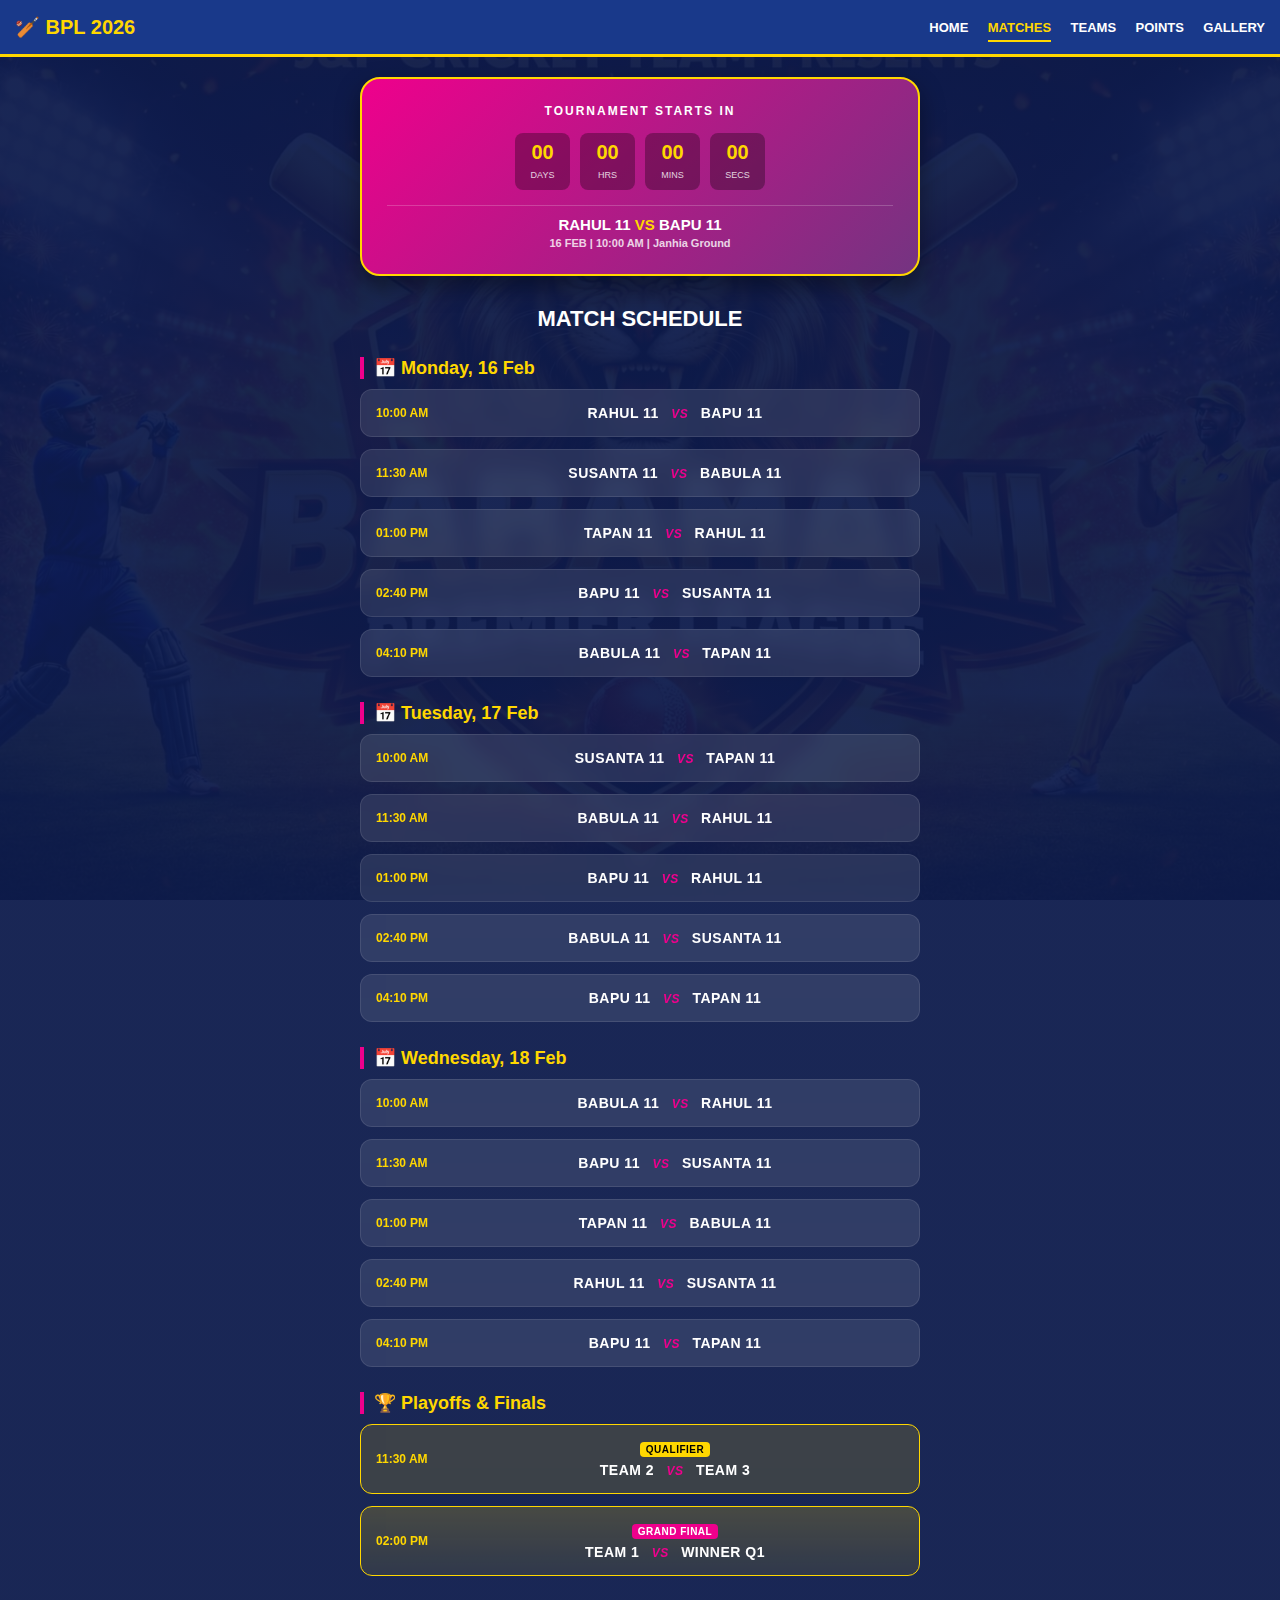
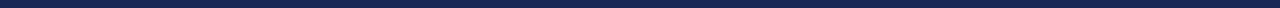
<file: matches.html>
<!DOCTYPE html>
<html lang="en">
<head>
    <meta charset="UTF-8">
    <title>BPL 2026 | Schedule & Live Countdown</title>
    <meta name="viewport" content="width=device-width, initial-scale=1.0, maximum-scale=1.0, user-scalable=no">
    <style>
        /* === MODERN STYLING === */
        * { margin: 0; padding: 0; box-sizing: border-box; font-family: 'Segoe UI', Arial, sans-serif; }
        
        body { 
            background: linear-gradient(rgba(13, 27, 76, 0.95), rgba(13, 27, 76, 0.95)), 
            url("Babamani.jpeg") center/cover no-repeat fixed; 
            color: white; 
        }

        /* Navigation */
        .header { 
            background: #19398a; padding: 15px; position: sticky; top: 0; z-index: 1000;
            border-bottom: 3px solid #ffd700; display: flex; justify-content: space-between; align-items: center; 
        }
        .logo { font-weight: bold; font-size: 20px; color: #ffd700; }
        nav a { color: white; text-decoration: none; margin-left: 15px; font-weight: bold; font-size: 13px; }
        nav a.active { color: #ffd700; border-bottom: 2px solid #ffd700; padding-bottom: 5px; }

        .container { max-width: 600px; margin: 0 auto; padding: 20px; }

        /* COUNTDOWN HERO CARD */
        .countdown-container {
            background: linear-gradient(135deg, #ef008c 0%, #743481 100%);
            border-radius: 20px; padding: 25px; text-align: center;
            border: 2px solid #ffd700; margin-bottom: 30px;
            box-shadow: 0 10px 25px rgba(0,0,0,0.4);
        }
        .countdown-container h2 { font-size: 12px; letter-spacing: 2px; margin-bottom: 15px; text-transform: uppercase; }
        .timer-grid { display: flex; justify-content: center; gap: 10px; margin-bottom: 15px; }
        .t-box { background: rgba(0,0,0,0.3); padding: 8px; border-radius: 8px; min-width: 55px; }
        .t-box span { display: block; font-size: 20px; font-weight: 900; color: #ffd700; }
        .t-box label { font-size: 9px; text-transform: uppercase; opacity: 0.8; }
        .next-match-info { font-weight: bold; font-size: 15px; border-top: 1px solid rgba(255,255,255,0.2); padding-top: 10px; }

        /* MATCH SCHEDULE CARDS */
        .day-header { color: #ffd700; margin: 25px 0 10px; font-size: 18px; text-align: left; border-left: 4px solid #ef008c; padding-left: 10px; }
        
        .match-card {
            background: rgba(255, 255, 255, 0.1); backdrop-filter: blur(10px);
            border-radius: 12px; padding: 15px; margin-bottom: 12px;
            border: 1px solid rgba(255,255,255,0.1);
            display: flex; align-items: center; justify-content: space-between;
        }
        .m-time { font-size: 12px; font-weight: bold; color: #ffd700; width: 70px; }
        .m-teams { flex: 1; text-align: center; font-size: 14px; font-weight: bold; letter-spacing: 0.5px; }
        .vs-text { color: #ef008c; margin: 0 8px; font-style: italic; font-size: 12px; }
        
        .playoff-card { background: rgba(255, 215, 0, 0.15); border: 1px solid #ffd700; }
        .playoff-label { background: #ffd700; color: #000; padding: 2px 6px; border-radius: 4px; font-size: 10px; font-weight: bold; margin-bottom: 5px; display: inline-block; }

        @media (max-width: 600px) {
            nav a { margin-left: 8px; font-size: 11px; }
            .m-teams { font-size: 13px; }
        }
    </style>
</head>
<body>

    <header class="header">
        <div class="logo">🏏 BPL 2026</div>
        <nav>
            <a href="index.html">HOME</a>
            <a class="active" href="matches.html">MATCHES</a>
            <a href="teams.html">TEAMS</a>
            <a href="points.html">POINTS</a>
            <a href="gallery.html">GALLERY</a>
        </nav>
    </header>

    <div class="container">
        <div class="countdown-container">
            <h2>Tournament Starts In</h2>
            <div class="timer-grid">
                <div class="t-box"><span id="days">00</span><label>Days</label></div>
                <div class="t-box"><span id="hours">00</span><label>Hrs</label></div>
                <div class="t-box"><span id="mins">00</span><label>Mins</label></div>
                <div class="t-box"><span id="secs">00</span><label>Secs</label></div>
            </div>
            <div class="next-match-info">
                RAHUL 11 <span style="color:#ffd700">VS</span> BAPU 11
                <p style="font-size: 11px; opacity: 0.8; margin-top: 4px;">16 FEB | 10:00 AM | Janhia Ground</p>
            </div>
        </div>

        <h2 style="text-align: center; color: white; font-size: 22px;">MATCH SCHEDULE</h2>

        <h3 class="day-header">📅 Monday, 16 Feb</h3>
        <div class="match-card"><div class="m-time">10:00 AM</div><div class="m-teams">RAHUL 11 <span class="vs-text">VS</span> BAPU 11</div></div>
        <div class="match-card"><div class="m-time">11:30 AM</div><div class="m-teams">SUSANTA 11 <span class="vs-text">VS</span> BABULA 11</div></div>
        <div class="match-card"><div class="m-time">01:00 PM</div><div class="m-teams">TAPAN 11 <span class="vs-text">VS</span> RAHUL 11</div></div>
        <div class="match-card"><div class="m-time">02:40 PM</div><div class="m-teams">BAPU 11 <span class="vs-text">VS</span> SUSANTA 11</div></div>
        <div class="match-card"><div class="m-time">04:10 PM</div><div class="m-teams">BABULA 11 <span class="vs-text">VS</span> TAPAN 11</div></div>

        <h3 class="day-header">📅 Tuesday, 17 Feb</h3>
        <div class="match-card"><div class="m-time">10:00 AM</div><div class="m-teams">SUSANTA 11 <span class="vs-text">VS</span> TAPAN 11</div></div>
        <div class="match-card"><div class="m-time">11:30 AM</div><div class="m-teams">BABULA 11 <span class="vs-text">VS</span> RAHUL 11</div></div>
        <div class="match-card"><div class="m-time">01:00 PM</div><div class="m-teams">BAPU 11 <span class="vs-text">VS</span> RAHUL 11</div></div>
        <div class="match-card"><div class="m-time">02:40 PM</div><div class="m-teams">BABULA 11 <span class="vs-text">VS</span> SUSANTA 11</div></div>
        <div class="match-card"><div class="m-time">04:10 PM</div><div class="m-teams">BAPU 11 <span class="vs-text">VS</span> TAPAN 11</div></div>

        <h3 class="day-header">📅 Wednesday, 18 Feb</h3>
        <div class="match-card"><div class="m-time">10:00 AM</div><div class="m-teams">BABULA 11 <span class="vs-text">VS</span> RAHUL 11</div></div>
        <div class="match-card"><div class="m-time">11:30 AM</div><div class="m-teams">BAPU 11 <span class="vs-text">VS</span> SUSANTA 11</div></div>
        <div class="match-card"><div class="m-time">01:00 PM</div><div class="m-teams">TAPAN 11 <span class="vs-text">VS</span> BABULA 11</div></div>
        <div class="match-card"><div class="m-time">02:40 PM</div><div class="m-teams">RAHUL 11 <span class="vs-text">VS</span> SUSANTA 11</div></div>
        <div class="match-card"><div class="m-time">04:10 PM</div><div class="m-teams">BAPU 11 <span class="vs-text">VS</span> TAPAN 11</div></div>

        <h3 class="day-header" style="color:#ffd700">🏆 Playoffs & Finals</h3>
        <div class="match-card playoff-card">
            <div class="m-time">11:30 AM</div>
            <div class="m-teams">
                <span class="playoff-label">QUALIFIER</span><br>
                TEAM 2 <span class="vs-text">VS</span> TEAM 3
            </div>
        </div>
        <div class="match-card playoff-card" style="background: linear-gradient(rgba(255,215,0,0.2), rgba(255,215,0,0.1));">
            <div class="m-time">02:00 PM</div>
            <div class="m-teams">
                <span class="playoff-label" style="background:#ef008c; color:white;">GRAND FINAL</span><br>
                TEAM 1 <span class="vs-text">VS</span> WINNER Q1
            </div>
        </div>
    </div>

    <script>
        // COUNTDOWN TIMER LOGIC
        const targetDate = new Date("Feb 16, 2026 10:00:00").getTime();

        const x = setInterval(function() {
            const now = new Date().getTime();
            const distance = targetDate - now;

            const days = Math.floor(distance / (1000 * 60 * 60 * 24));
            const hours = Math.floor((distance % (1000 * 60 * 60 * 24)) / (1000 * 60 * 60));
            const minutes = Math.floor((distance % (1000 * 60 * 60)) / (1000 * 60));
            const seconds = Math.floor((distance % (1000 * 60)) / 1000);

            document.getElementById("days").innerHTML = days.toString().padStart(2, '0');
            document.getElementById("hours").innerHTML = hours.toString().padStart(2, '0');
            document.getElementById("mins").innerHTML = minutes.toString().padStart(2, '0');
            document.getElementById("secs").innerHTML = seconds.toString().padStart(2, '0');

            if (distance < 0) {
                clearInterval(x);
                document.querySelector(".countdown-container h2").innerHTML = "TOURNAMENT IS LIVE!";
            }
        }, 1000);
    </script>
</body>
</html>
</file>
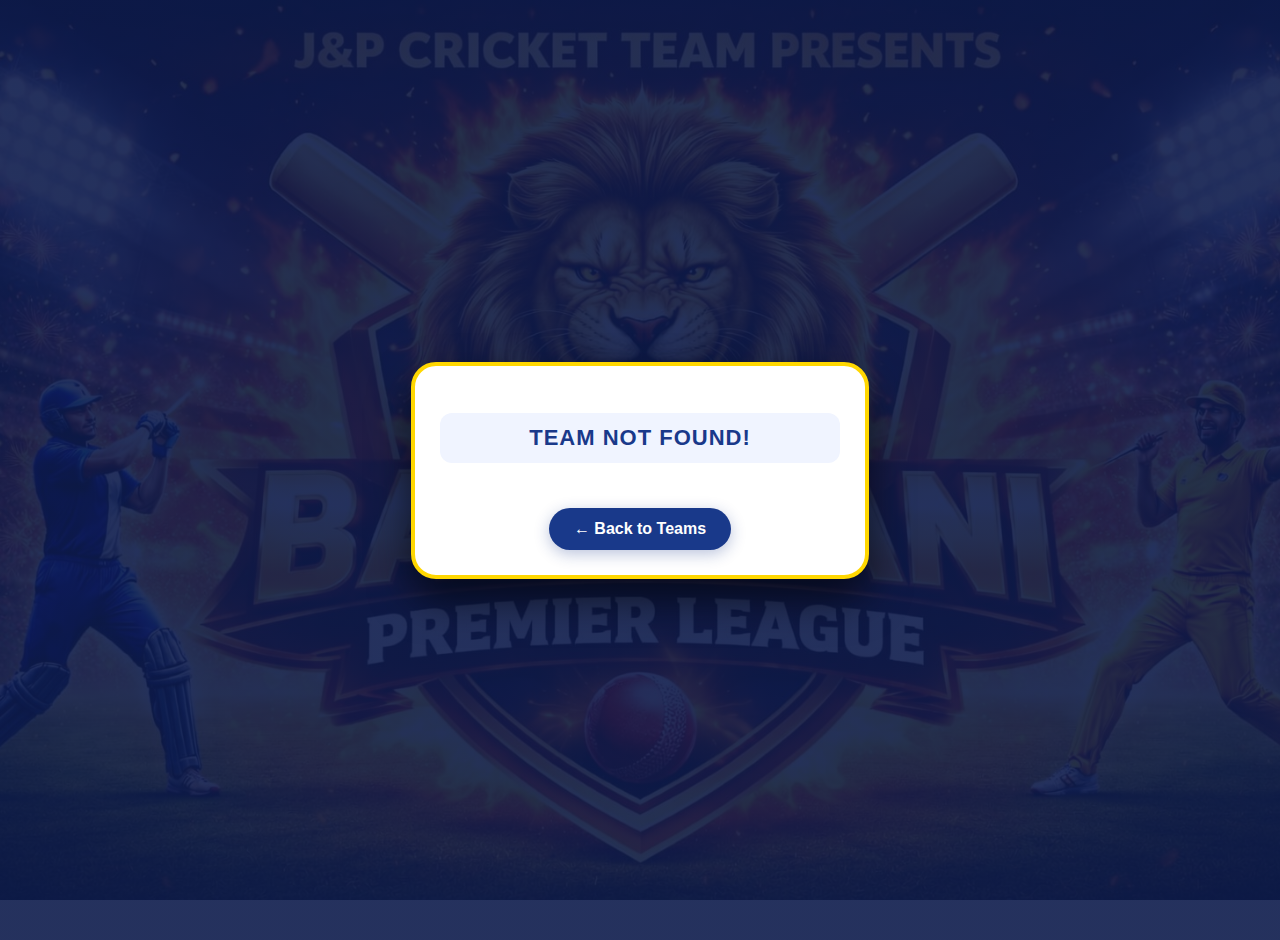
<file: players-list.html>
<!DOCTYPE html>
<html lang="en">
<head>
    <meta charset="UTF-8">
    <meta name="viewport" content="width=device-width, initial-scale=1.0">
    <title>BPL | Squad List</title>
    <style>
        body {
            background: linear-gradient(rgba(13, 27, 76, 0.9), rgba(13, 27, 76, 0.9)), url("Babamani.jpeg") center/cover no-repeat fixed;
            font-family: 'Segoe UI', sans-serif;
            display: flex;
            justify-content: center;
            align-items: center;
            min-height: 100vh;
            margin: 0;
            padding: 20px;
        }

        .player-box {
            background: white;
            width: 100%;
            max-width: 400px;
            padding: 25px;
            border-radius: 25px;
            text-align: center;
            box-shadow: 0 20px 40px rgba(0,0,0,0.6);
            animation: zoomIn 0.3s ease-out;
            border: 4px solid #ffd700;
        }

        @keyframes zoomIn { from { transform: scale(0.9); opacity: 0; } to { transform: scale(1); opacity: 1; } }

        h3 { 
            color: #19398a; 
            font-size: 22px; 
            margin-bottom: 20px; 
            background: #f0f4ff;
            padding: 12px;
            border-radius: 12px;
            letter-spacing: 1px;
            text-transform: uppercase;
        }

        ul { list-style: none; padding: 0; margin: 0; text-align: left; max-height: 450px; overflow-y: auto; }

        /* Custom Scrollbar */
        ul::-webkit-scrollbar { width: 5px; }
        ul::-webkit-scrollbar-thumb { background: #ffd700; border-radius: 10px; }

        li {
            padding: 14px 15px;
            border-bottom: 1px solid #eee;
            font-weight: 600;
            color: #0d1b4c;
            font-size: 15px;
            display: flex;
            align-items: center;
        }
        li::before { content: "🏏"; margin-right: 10px; font-size: 12px; }

        /* Special style for Captain */
        .captain-li { background: #fff9e6 !important; color: #b8860b !important; border-left: 5px solid #ffd700; }
        .captain-li::before { content: "⭐"; }

        li:nth-child(even) { background: #fcfcfc; }

        .back-btn {
            margin-top: 25px;
            padding: 12px 25px;
            background: #19398a;
            color: white;
            border: none;
            border-radius: 50px;
            cursor: pointer;
            font-weight: bold;
            text-decoration: none;
            display: inline-block;
            transition: 0.3s;
            box-shadow: 0 4px 15px rgba(25, 57, 138, 0.3);
        }
        .back-btn:hover { background: #ef008c; transform: translateY(-2px); }
    </style>
</head>
<body>

    <div class="player-box">
        <h3 id="teamHeading">SQUAD LIST</h3>
        <ul id="playerList"></ul>
        <a href="teams.html" class="back-btn">← Back to Teams</a>
    </div>

    <script>
        // Sabhi players ke asli naam yahan hain
        const allSquads = {
            rahul: ["Rahul (Captain)", "Bhabani sankar das", "Romeo", "Gagan Biswal", "Babaji", "Manas Behera", "Ksihyamanda Mahal", "Bhagaban Das", "Rakesh Nayak", "Gouranga Jena", "Firoz Sahu", "Jitu", "Narayan Jena", "Satyabrata Khilar", "Rudra prakash Rout", "Malay Biswal"],
            bapu: ["Bapu (Captain)", "Subhasish Rout", "Jagat jeeban Panda", "Jiban Das", "Sujit Jena", "Sahil", "Soumya Das", "Mona Ranjan Biswal(*)", "Sabyasachi Das", "Deepak Biswal", "Tapas Barik", "Toffic", "Ajay Biswal", "Harkat", "Omm Pati", "Biren Behera"],
            susanta: ["Babula (Captain)", "Soumyajit Pradhan", "Jayanta Jena", "Sumit Biswal", "Ajit Nath", "Ruturaj Jena", "Juned", "Sanjay Sahu", "Rajendra Pakal", "Sanjay Jena", "Biswajit", "SUbhankar Rana", "Antaryami Biswal", "Biren Behera"],
            tapan: ["Tapan (Captain)", "Abhinash Palei", "Sanjay Behera", "Mazbur", "Himanshu Biswal", "deelip Biswal", "Amit Biswal", "Prakash Puhan", "Lipu Rout", "Hemant Jena", "Dinesh Mallick", "Chandan Hansoda", "Sagar Biswal", "Prakash Mallick", "Jyotirmaya Sahu", "Akash Puhan"]
        };

        // Team key ko asli Team Name se map karne ke liye
        const teamNameMap = {
            rahul: "GARUDA 11",
            bapu: "PITCH PIRATES",
            susanta: "YOUNG STAR 11",
            tapan: "ROYAL BHUTANU"
        };

        window.onload = function() {
            const params = new URLSearchParams(window.location.search);
            const teamKey = params.get('team'); 

            if (teamKey && allSquads[teamKey]) {
                // Heading mein asli team name dikhayega
                document.getElementById("teamHeading").innerText = teamNameMap[teamKey] || (teamKey.toUpperCase() + " 11");
                
                const list = document.getElementById("playerList");
                
                allSquads[teamKey].forEach((p) => {
                    const li = document.createElement("li");
                    li.innerText = p;
                    
                    // Agar naam mein (Captain) hai to star wala style apply karega
                    if (p.includes("(Captain)")) {
                        li.classList.add("captain-li");
                    }
                    list.appendChild(li);
                });
            } else {
                document.getElementById("teamHeading").innerText = "Team Not Found!";
            }
        }
    </script>
</body>
</html>
</file>
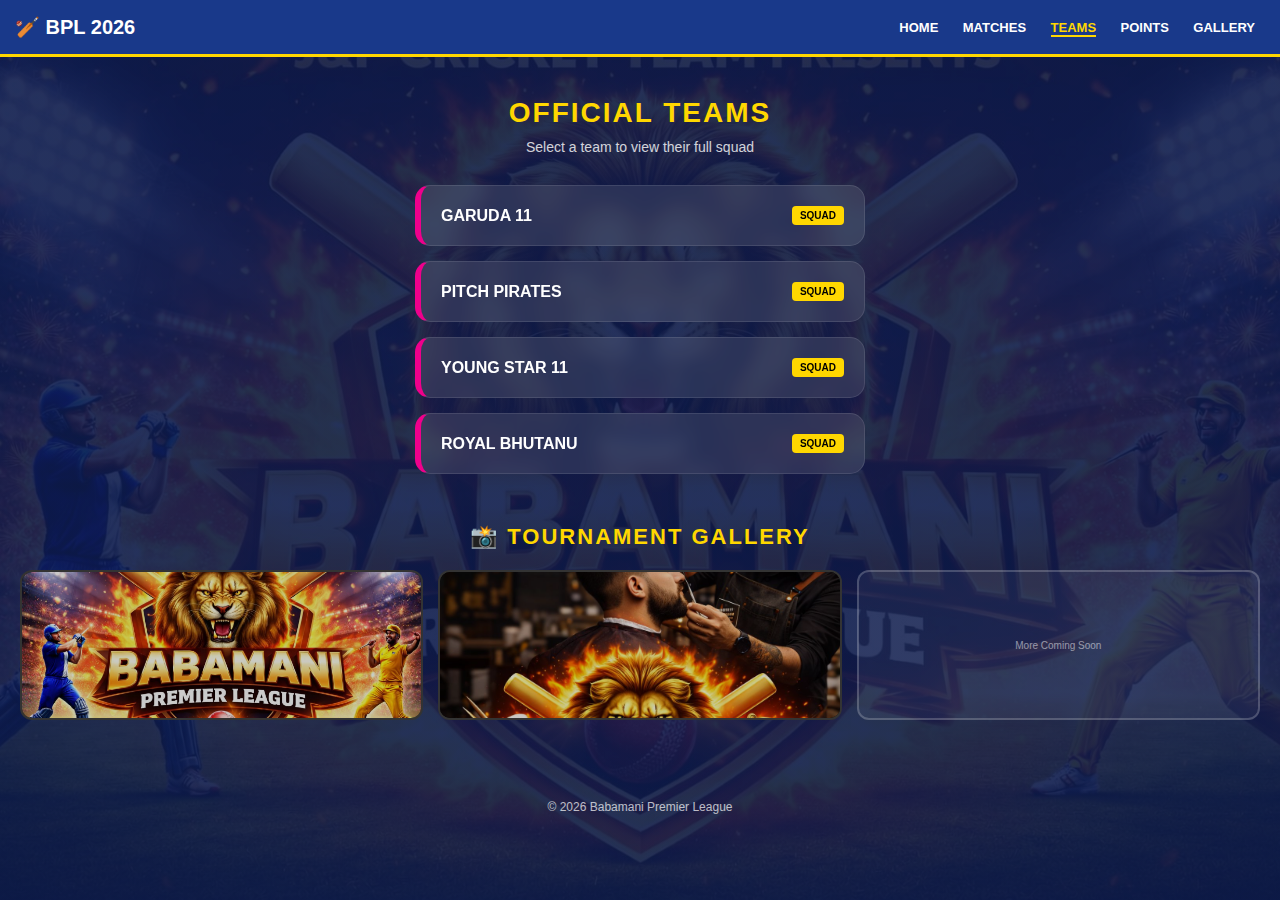
<file: teams.html>
<!DOCTYPE html>
<html lang="en">
<head>
    <meta charset="UTF-8">
    <title>BPL Teams - 2026</title>
    <meta name="viewport" content="width=device-width, initial-scale=1.0">
    <style>
        * { margin: 0; padding: 0; box-sizing: border-box; font-family: 'Segoe UI', Arial, sans-serif; }
        body { background: linear-gradient(rgba(13, 27, 76, 0.9), rgba(13, 27, 76, 0.9)), url("Babamani.jpeg") center/cover no-repeat fixed; color: white; text-align: center; }
        
        .header { background: #19398a; padding: 15px; border-bottom: 3px solid #ffd700; display: flex; justify-content: space-between; align-items: center; position: sticky; top: 0; z-index: 1000; }
        .logo { font-weight: 900; font-size: 20px; color: white; }
        nav a { color: white; text-decoration: none; margin: 0 10px; font-weight: bold; font-size: 13px; }
        nav a.active { color: #ffd700; border-bottom: 2px solid #ffd700; }

        .page { padding: 40px 20px; }
        .title { color: #ffd700; margin-bottom: 10px; font-size: 28px; text-transform: uppercase; letter-spacing: 2px; }
        .sub-title { opacity: 0.8; margin-bottom: 30px; font-size: 14px; }

        .team-list { list-style: none; max-width: 450px; margin: 0 auto 50px; }
        .team-list li { 
            background: rgba(255, 255, 255, 0.1); 
            backdrop-filter: blur(10px);
            color: white; 
            margin-bottom: 15px; 
            padding: 20px; 
            border-radius: 15px; 
            font-weight: bold; 
            cursor: pointer; 
            transition: 0.3s; 
            border: 1px solid rgba(255,255,255,0.1);
            border-left: 6px solid #ef008c;
            display: flex;
            justify-content: space-between;
            align-items: center;
        }
        .team-list li:hover { transform: scale(1.03); background: rgba(255, 255, 255, 0.2); border-color: #ffd700; }
        .view-btn { font-size: 10px; background: #ffd700; color: #000; padding: 4px 8px; border-radius: 4px; }

        /* GALLERY SECTION */
        .gallery-section { max-width: 900px; margin: 0 auto; padding: 20px; }
        .gallery-grid { 
            display: grid; 
            grid-template-columns: repeat(auto-fit, minmax(150px, 1fr)); 
            gap: 15px; margin-top: 20px; 
        }
        .gallery-item { 
            height: 150px; border-radius: 12px; overflow: hidden; 
            border: 2px solid rgba(255,255,255,0.2); 
            background: #000;
        }
        .gallery-item img { width: 100%; height: 100%; object-fit: cover; transition: 0.4s; opacity: 0.8; }
        .gallery-item:hover img { transform: scale(1.1); opacity: 1; }

        footer { padding: 40px; opacity: 0.7; font-size: 12px; }
    </style>
</head>
<body>
    <header class="header">
        <div class="logo">🏏 BPL 2026</div>
        <nav>
            <a href="index.html">HOME</a>
            <a href="matches.html">MATCHES</a>
            <a class="active" href="teams.html">TEAMS</a>
            <a href="points.html">POINTS</a>
            <a href="gallery.html">GALLERY</a>
        </nav>
    </header>

    <section class="page">
        <h2 class="title">Official Teams</h2>
        <p class="sub-title">Select a team to view their full squad</p>
        
        <ul class="team-list">
            <li onclick="location.href='players-list.html?team=rahul'">GARUDA 11 <span class="view-btn">SQUAD</span></li>
            <li onclick="location.href='players-list.html?team=bapu'">PITCH PIRATES <span class="view-btn">SQUAD</span></li>
            <li onclick="location.href='players-list.html?team=susanta'">YOUNG STAR 11 <span class="view-btn">SQUAD</span></li>
            <li onclick="location.href='players-list.html?team=tapan'">ROYAL BHUTANU <span class="view-btn">SQUAD</span></li>
        </ul>

        <h2 class="title" style="margin-top: 40px; font-size: 22px;">📸 Tournament Gallery</h2>
        <div class="gallery-grid">
            <div class="gallery-item"><img src="Babamani.jpeg"></div>
            <div class="gallery-item"><img src="saamar.jpeg"></div>
            <div class="gallery-item" style="display:flex; align-items:center; justify-content:center; background:rgba(255,255,255,0.05);">
                <span style="font-size:10px; opacity:0.5;">More Coming Soon</span>
            </div>
        </div>
    </section>

    <footer>© 2026 Babamani Premier League</footer>
</body>
</html>
</file>
